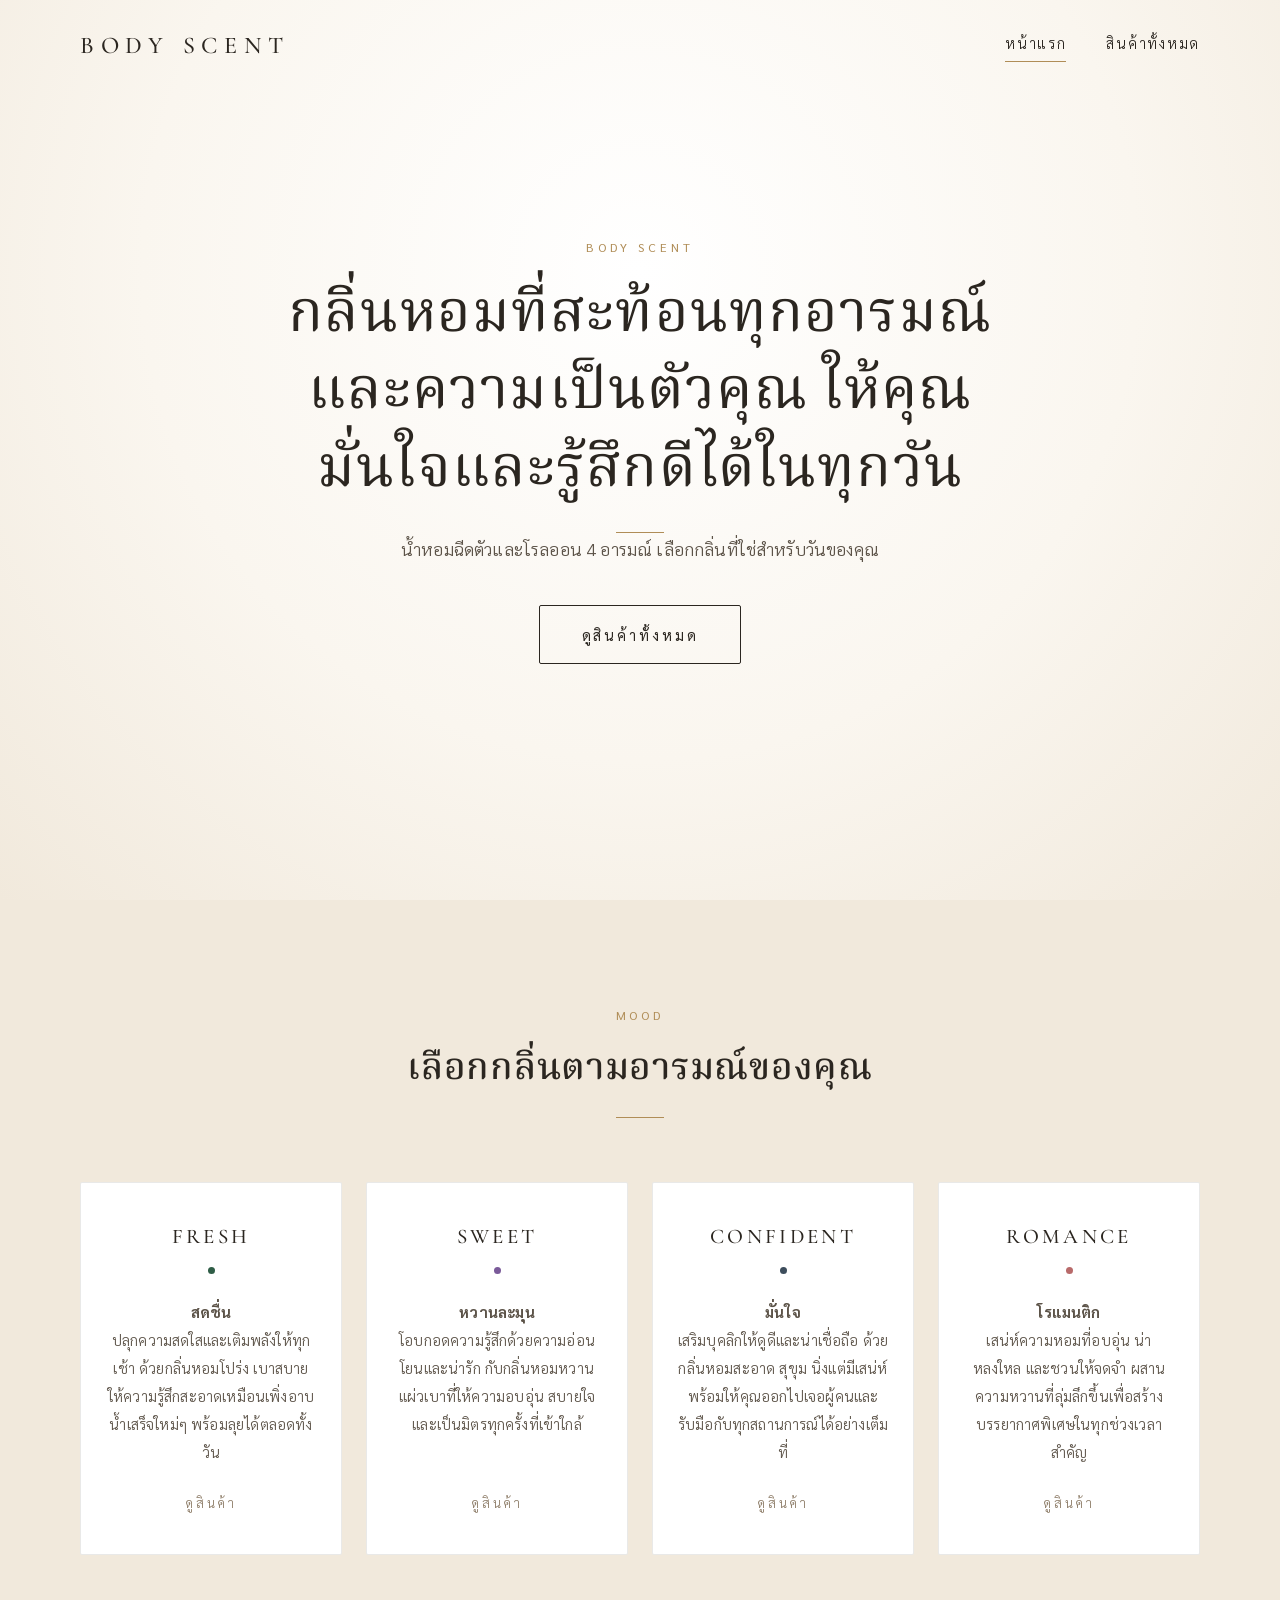
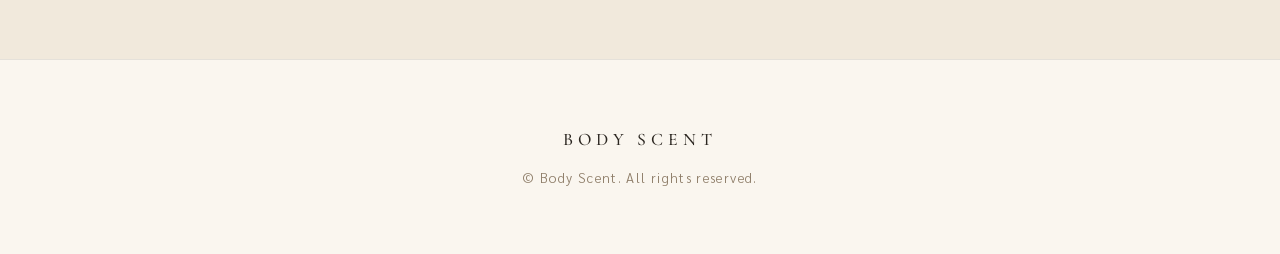
<file: index.html>
<!DOCTYPE html>
<html lang="th">
<head>
  <meta charset="UTF-8">
  <meta name="viewport" content="width=device-width, initial-scale=1">
  <title>Body Scent – น้ำหอมฉีดตัวและโรลออน กลิ่นหอมที่สะท้อนทุกอารมณ์</title>
  <meta name="description" content="Body Scent กลิ่นหอมที่สะท้อนทุกอารมณ์และความเป็นตัวคุณ ให้คุณมั่นใจและรู้สึกดีได้ในทุกวัน">
  <link rel="stylesheet" href="style.css">
</head>
<body>

  <header class="site-header">
    <div class="container">
      <a href="index.html" class="logo">Body Scent</a>
      <nav class="nav">
        <a href="index.html" class="active">หน้าแรก</a>
        <a href="product.html">สินค้าทั้งหมด</a>
      </nav>
    </div>
  </header>

  <main>
    <!-- Hero เต็มจอ -->
    <section class="hero">
      <div class="hero-inner">
        <span class="eyebrow">Body Scent</span>
        <h1>กลิ่นหอมที่สะท้อนทุกอารมณ์และความเป็นตัวคุณ ให้คุณมั่นใจและรู้สึกดีได้ในทุกวัน</h1>
        <div class="divider"></div>
        <p class="mt-4">น้ำหอมฉีดตัวและโรลออน 4 อารมณ์ เลือกกลิ่นที่ใช่สำหรับวันของคุณ</p>
        <a href="product.html" class="btn">ดูสินค้าทั้งหมด</a>
      </div>
    </section>

    <!-- 4 Mood -->
    <section class="section section-alt" id="moods">
      <div class="container">
        <div class="section-title">
          <span class="eyebrow">Mood</span>
          <h2>เลือกกลิ่นตามอารมณ์ของคุณ</h2>
        </div>

        <div class="mood-grid">
          <a href="product.html?mood=fresh" class="mood-card" data-mood="fresh">
            <h3>Fresh</h3>
            <p><strong>สดชื่น</strong><br>ปลุกความสดใสและเติมพลังให้ทุกเช้า ด้วยกลิ่นหอมโปร่ง เบาสบาย ให้ความรู้สึกสะอาดเหมือนเพิ่งอาบน้ำเสร็จใหม่ๆ พร้อมลุยได้ตลอดทั้งวัน</p>
            <span class="link">ดูสินค้า</span>
          </a>

          <a href="product.html?mood=sweet" class="mood-card" data-mood="sweet">
            <h3>Sweet</h3>
            <p><strong>หวานละมุน</strong><br>โอบกอดความรู้สึกด้วยความอ่อนโยนและน่ารัก กับกลิ่นหอมหวานแผ่วเบาที่ให้ความอบอุ่น สบายใจ และเป็นมิตรทุกครั้งที่เข้าใกล้</p>
            <span class="link">ดูสินค้า</span>
          </a>

          <a href="product.html?mood=confident" class="mood-card" data-mood="confident">
            <h3>Confident</h3>
            <p><strong>มั่นใจ</strong><br>เสริมบุคลิกให้ดูดีและน่าเชื่อถือ ด้วยกลิ่นหอมสะอาด สุขุม นิ่งแต่มีเสน่ห์ พร้อมให้คุณออกไปเจอผู้คนและรับมือกับทุกสถานการณ์ได้อย่างเต็มที่</p>
            <span class="link">ดูสินค้า</span>
          </a>

          <a href="product.html?mood=romance" class="mood-card" data-mood="romance">
            <h3>Romance</h3>
            <p><strong>โรแมนติก</strong><br>เสน่ห์ความหอมที่อบอุ่น น่าหลงใหล และชวนให้จดจำ ผสานความหวานที่ลุ่มลึกขึ้นเพื่อสร้างบรรยากาศพิเศษในทุกช่วงเวลาสำคัญ</p>
            <span class="link">ดูสินค้า</span>
          </a>
        </div>
      </div>
    </section>
  </main>

  <footer class="site-footer">
    <div class="container">
      <span class="logo">Body Scent</span>
      <span>&copy; Body Scent. All rights reserved.</span>
    </div>
  </footer>

  <script src="script.js"></script>
</body>
</html>
</file>
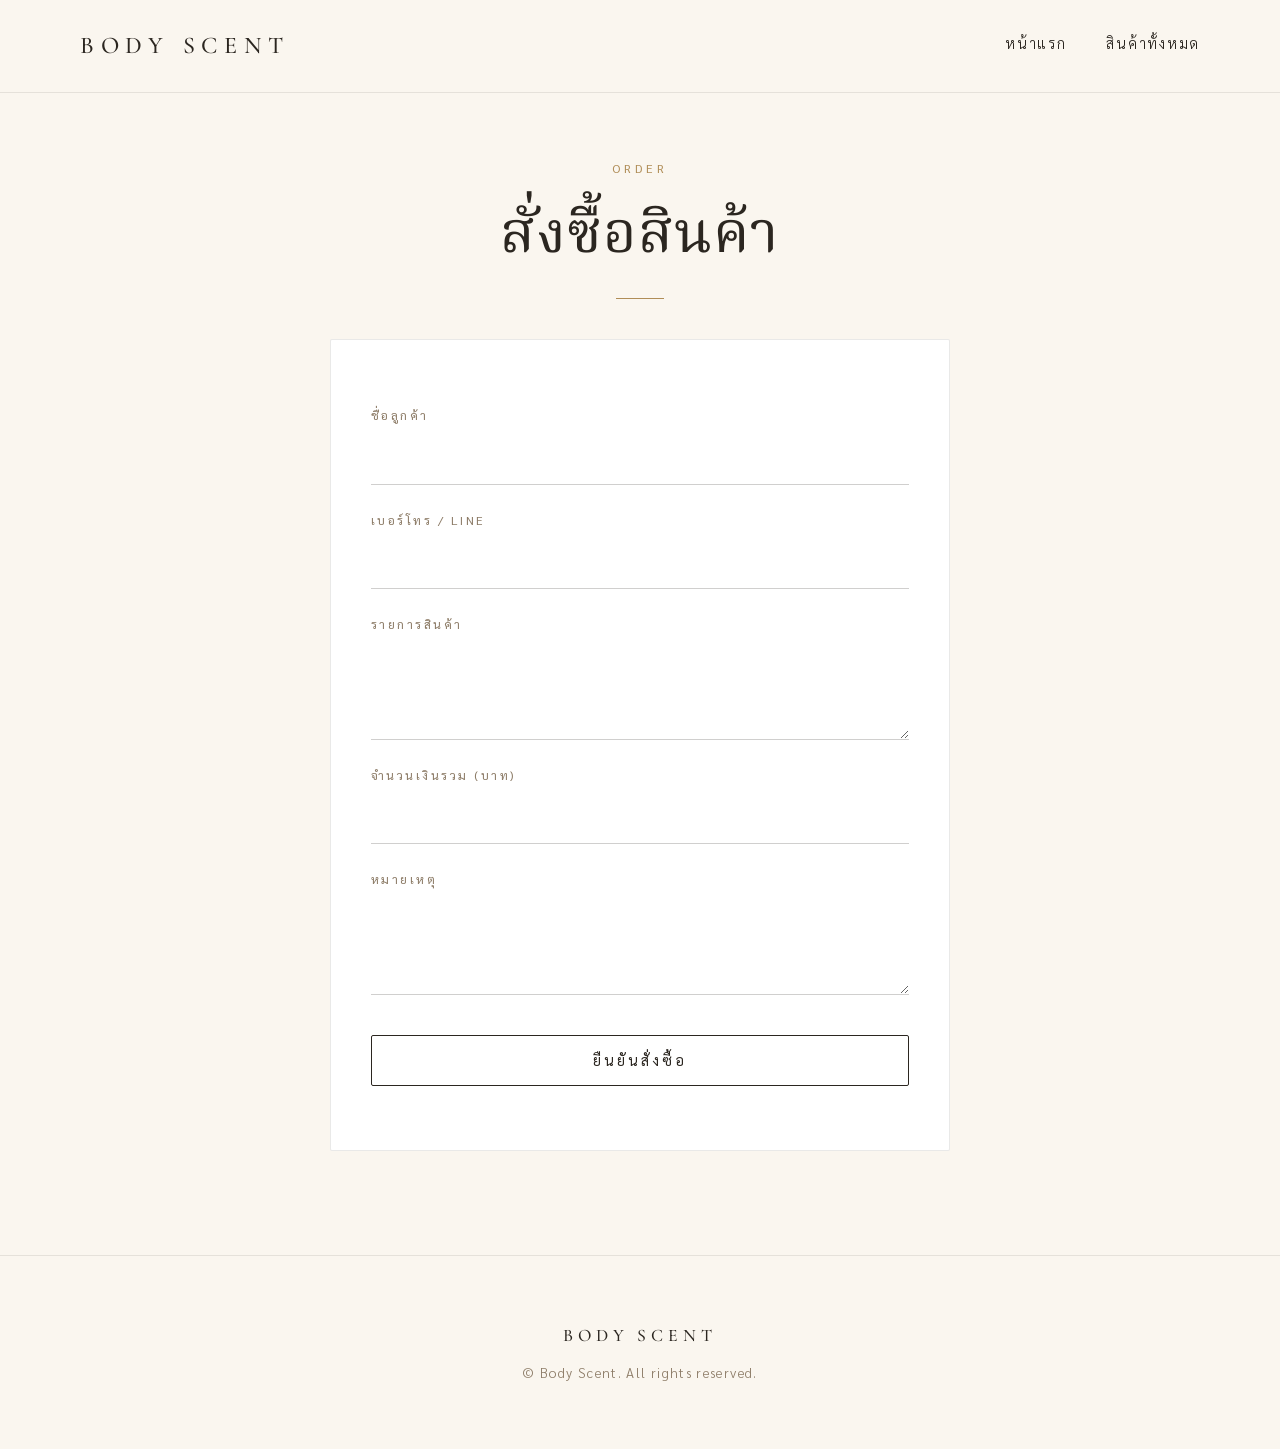
<file: order.html>
<!DOCTYPE html>
<html lang="th">
<head>
  <meta charset="UTF-8">
  <meta name="viewport" content="width=device-width, initial-scale=1">
  <title>สั่งซื้อสินค้า – Body Scent</title>
  <link rel="stylesheet" href="style.css">
</head>
<body>

  <header class="site-header solid">
    <div class="container">
      <a href="index.html" class="logo">Body Scent</a>
      <nav class="nav">
        <a href="index.html">หน้าแรก</a>
        <a href="product.html">สินค้าทั้งหมด</a>
      </nav>
    </div>
  </header>

  <main>
    <section class="page-head">
      <div class="container">
        <span class="eyebrow">Order</span>
        <h1>สั่งซื้อสินค้า</h1>
        <div class="divider"></div>
      </div>
    </section>

    <div class="form-wrap">
      <form id="orderForm">
        <div class="form-group">
          <label for="customerName">ชื่อลูกค้า</label>
          <input type="text" id="customerName" name="customerName" autocomplete="name" required>
        </div>

        <div class="form-group">
          <label for="contact">เบอร์โทร / Line</label>
          <input type="text" id="contact" name="contact" autocomplete="tel" required>
        </div>

        <div class="form-group">
          <label for="items">รายการสินค้า</label>
          <textarea id="items" name="items" rows="2" required></textarea>
        </div>

        <div class="form-group">
          <label for="total">จำนวนเงินรวม (บาท)</label>
          <input type="number" id="total" name="total" min="0" inputmode="numeric" required>
        </div>

        <div class="form-group">
          <label for="note">หมายเหตุ</label>
          <textarea id="note" name="note" rows="3"></textarea>
        </div>

        <button type="submit" class="btn btn-block">ยืนยันสั่งซื้อ</button>
      </form>
    </div>
  </main>

  <footer class="site-footer">
    <div class="container">
      <span class="logo">Body Scent</span>
      <span>&copy; Body Scent. All rights reserved.</span>
    </div>
  </footer>

  <script src="script.js"></script>
</body>
</html>
</file>
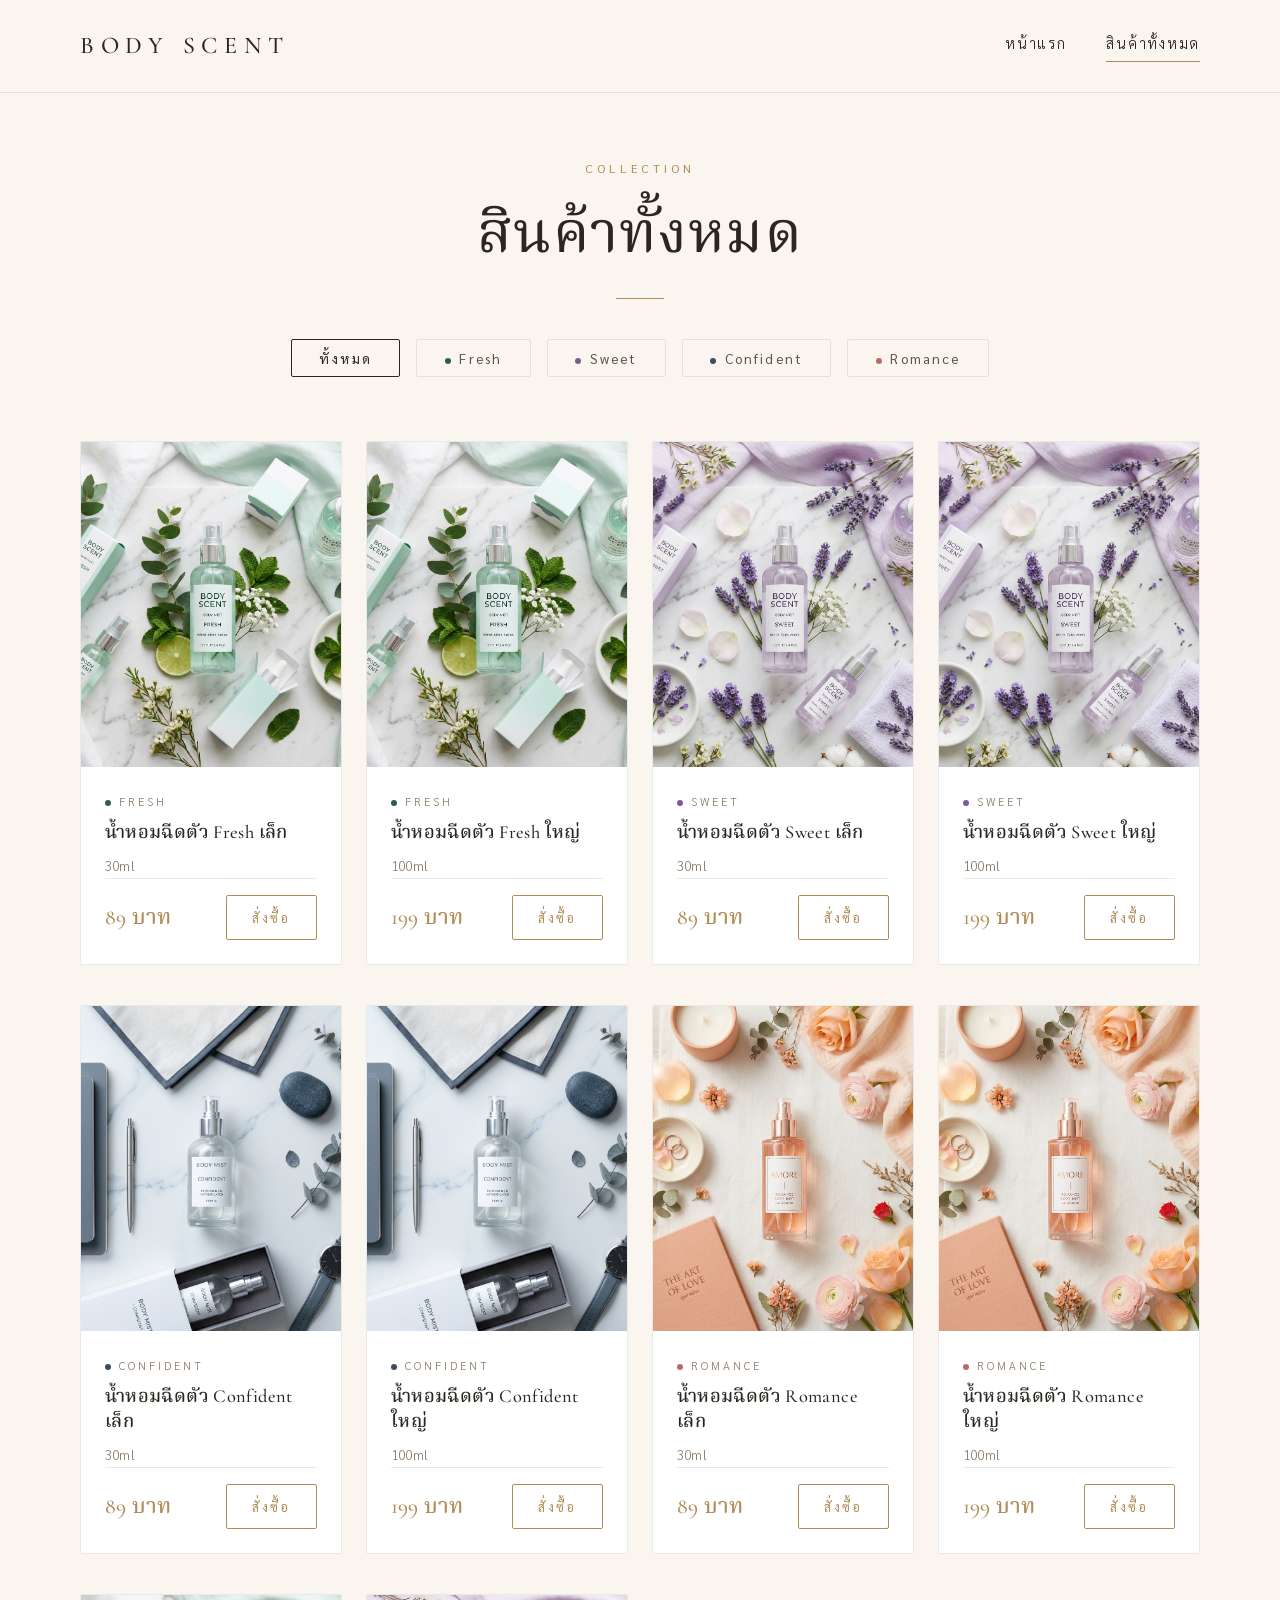
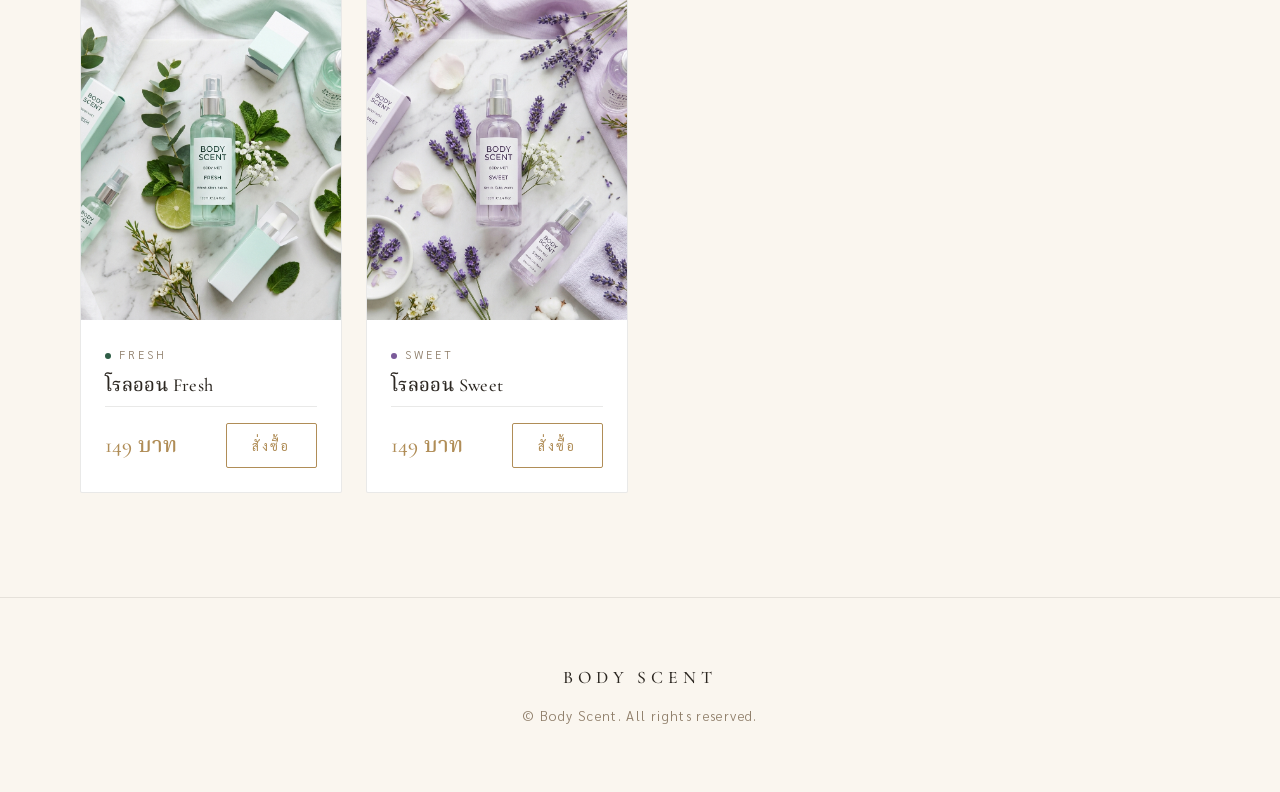
<file: product.html>
<!DOCTYPE html>
<html lang="th">
<head>
  <meta charset="UTF-8">
  <meta name="viewport" content="width=device-width, initial-scale=1">
  <title>สินค้าทั้งหมด – Body Scent</title>
  <meta name="description" content="น้ำหอมฉีดตัวและโรลออน Body Scent เลือกกลิ่นตามอารมณ์ Fresh, Sweet, Confident และ Romance">
  <link rel="stylesheet" href="style.css">
</head>
<body>

  <header class="site-header solid">
    <div class="container">
      <a href="index.html" class="logo">Body Scent</a>
      <nav class="nav">
        <a href="index.html">หน้าแรก</a>
        <a href="product.html" class="active">สินค้าทั้งหมด</a>
      </nav>
    </div>
  </header>

  <main>
    <section class="page-head">
      <div class="container">
        <span class="eyebrow">Collection</span>
        <h1>สินค้าทั้งหมด</h1>
        <div class="divider"></div>
      </div>
    </section>

    <div class="container">
      <div id="filter-bar"></div>
      <div id="product-list"></div>
    </div>
  </main>

  <footer class="site-footer">
    <div class="container">
      <span class="logo">Body Scent</span>
      <span>&copy; Body Scent. All rights reserved.</span>
    </div>
  </footer>

  <script src="script.js"></script>
</body>
</html>
</file>
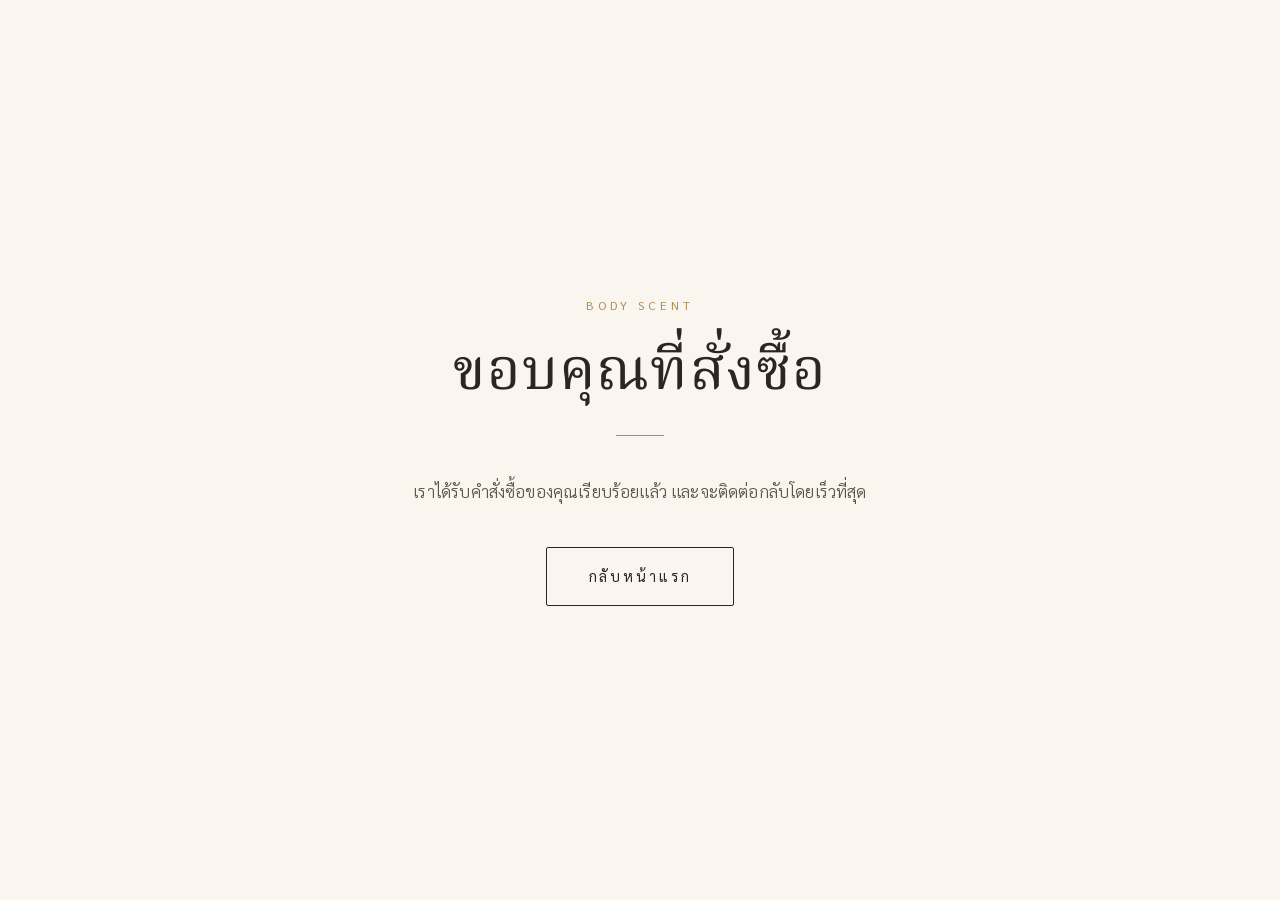
<file: thankyou.html>
<!DOCTYPE html>
<html lang="th">
<head>
  <meta charset="UTF-8">
  <meta name="viewport" content="width=device-width, initial-scale=1">
  <title>ขอบคุณที่สั่งซื้อ – Body Scent</title>
  <link rel="stylesheet" href="style.css">
</head>
<body>

  <main class="center-page">
    <div class="inner">
      <span class="eyebrow">Body Scent</span>
      <h1>ขอบคุณที่สั่งซื้อ</h1>
      <div class="divider"></div>
      <p class="mt-4">เราได้รับคำสั่งซื้อของคุณเรียบร้อยแล้ว และจะติดต่อกลับโดยเร็วที่สุด</p>
      <a href="index.html" class="btn">กลับหน้าแรก</a>
    </div>
  </main>

  <script src="script.js"></script>
</body>
</html>
</file>
<file: style.css>
/* ==========================================================
   Body Scent — style.css
   Premium · Elegant · Minimal
   ใช้ร่วมกันทุกหน้า (index, product, order, thankyou, admin)
   ========================================================== */

@import url("https://fonts.googleapis.com/css2?family=Cormorant+Garamond:wght@400;500;600&family=Noto+Serif+Thai:wght@300;400;500;600&family=Sarabun:wght@300;400;500&display=swap");

/* ---------- Design tokens ---------- */
:root {
  /* พื้นหลัง / ข้อความ */
  --white: #ffffff;
  --cream: #faf6ef;
  --cream-deep: #f1e9dc;
  --beige: #d9cbb5;
  --beige-dark: #8c7b66;
  --ink: #2b2620;
  --ink-soft: #5c5348;

  /* สีเน้น ทอง/บรอนซ์อ่อน */
  --accent: #b08d57;
  --accent-soft: #c9ab7c;

  /* เส้นขอบบางๆ สีเข้มนุ่มตา */
  --line: rgba(43, 38, 32, 0.22);
  --line-soft: rgba(43, 38, 32, 0.1);

  /* สี mood (ใช้แตะเบาๆ เท่านั้น) */
  --mood-fresh: #2f5d46;
  --mood-sweet: #7a5a99;
  --mood-confident: #3d4d5c;
  --mood-romance: #b86a6a;
  --mood: var(--accent);

  /* ฟอนต์ */
  --font-serif: "Cormorant Garamond", "Noto Serif Thai", Georgia, serif;
  --font-sans: "Sarabun", "Noto Serif Thai", "Helvetica Neue", Arial, sans-serif;

  /* spacing */
  --space-1: 0.5rem;
  --space-2: 1rem;
  --space-3: 1.5rem;
  --space-4: 2.5rem;
  --space-5: 4rem;
  --space-6: 6.5rem;

  --radius: 2px;
  --ease: 0.35s ease;
}

/* ---------- Reset / Base ---------- */
*,
*::before,
*::after {
  box-sizing: border-box;
}

html {
  scroll-behavior: smooth;
  -webkit-text-size-adjust: 100%;
}

body {
  margin: 0;
  background: var(--cream);
  color: var(--ink);
  font-family: var(--font-sans);
  font-weight: 300;
  font-size: 1.0625rem;
  line-height: 1.85;
  letter-spacing: 0.01em;
  -webkit-font-smoothing: antialiased;
}

img {
  display: block;
  max-width: 100%;
  height: auto;
}

a {
  color: inherit;
  text-decoration: none;
  transition: color var(--ease), border-color var(--ease), background var(--ease);
}

h1,
h2,
h3,
h4 {
  margin: 0 0 var(--space-2);
  font-family: var(--font-serif);
  font-weight: 500;
  line-height: 1.35;
  letter-spacing: 0.02em;
  color: var(--ink);
}

h1 { font-size: clamp(2rem, 5vw, 3.6rem); font-weight: 400; }
h2 { font-size: clamp(1.6rem, 3.2vw, 2.3rem); }
h3 { font-size: 1.3rem; }

p {
  margin: 0 0 var(--space-2);
  color: var(--ink-soft);
}

::selection {
  background: var(--accent-soft);
  color: var(--white);
}

/* ---------- Layout ---------- */
.container {
  width: min(1120px, 100% - 3rem);
  margin-inline: auto;
}

.section {
  padding-block: var(--space-6);
}

.section-alt {
  background: var(--cream-deep);
}

.section-title {
  text-align: center;
  margin-bottom: var(--space-5);
}

/* เส้นทองเล็กๆ ใต้หัวข้อ */
.section-title::after,
.divider {
  content: "";
  display: block;
  width: 48px;
  height: 1px;
  margin: var(--space-3) auto 0;
  background: var(--accent);
}

.eyebrow {
  display: block;
  margin-bottom: var(--space-2);
  font-family: var(--font-sans);
  font-size: 0.78rem;
  font-weight: 400;
  letter-spacing: 0.32em;
  text-transform: uppercase;
  color: var(--accent);
}

/* ---------- Header / Nav ---------- */
.site-header {
  position: absolute;
  top: 0;
  left: 0;
  right: 0;
  z-index: 10;
  padding-block: var(--space-3);
}

.site-header.solid {
  position: static;
  background: var(--cream);
  border-bottom: 1px solid var(--line-soft);
}

.site-header .container {
  display: flex;
  align-items: center;
  justify-content: space-between;
  gap: var(--space-3);
}

.logo {
  font-family: var(--font-serif);
  font-size: 1.5rem;
  font-weight: 500;
  letter-spacing: 0.28em;
  text-transform: uppercase;
}

.nav {
  display: flex;
  gap: var(--space-4);
  font-size: 0.9rem;
  letter-spacing: 0.12em;
}

.nav a {
  padding-bottom: 4px;
  border-bottom: 1px solid transparent;
}

.nav a:hover,
.nav a.active {
  border-bottom-color: var(--accent);
}

/* ---------- Buttons (เส้นบางสีเข้มนุ่มตา) ---------- */
.btn {
  display: inline-block;
  padding: 0.95rem 2.6rem;
  background: transparent;
  color: var(--ink);
  border: 1px solid var(--ink);
  border-radius: var(--radius);
  font-family: var(--font-sans);
  font-size: 0.9rem;
  font-weight: 400;
  letter-spacing: 0.2em;
  text-align: center;
  cursor: pointer;
  transition: background var(--ease), color var(--ease), border-color var(--ease);
}

.btn:hover,
.btn:focus-visible {
  background: var(--ink);
  color: var(--cream);
}

.btn-accent {
  border-color: var(--accent);
  color: var(--accent);
}

.btn-accent:hover,
.btn-accent:focus-visible {
  background: var(--accent);
  border-color: var(--accent);
  color: var(--white);
}

.btn-sm {
  padding: 0.6rem 1.6rem;
  font-size: 0.8rem;
}

.btn-block {
  display: block;
  width: 100%;
}

:focus-visible {
  outline: 1px solid var(--accent);
  outline-offset: 3px;
}

/* ---------- Hero (หน้าแรก เต็มจอ) ---------- */
.hero {
  position: relative;
  display: flex;
  align-items: center;
  justify-content: center;
  min-height: 100vh;
  min-height: 100svh;
  padding: var(--space-6) var(--space-3);
  text-align: center;
  background:
    radial-gradient(ellipse at 50% 30%, var(--white) 0%, var(--cream) 55%, var(--cream-deep) 100%);
}

.hero-inner {
  max-width: 760px;
}

.hero h1 {
  margin-bottom: var(--space-3);
}

.hero p {
  max-width: 560px;
  margin: 0 auto var(--space-4);
  font-size: 1.1rem;
}

/* ---------- Mood cards (หน้าแรก) ---------- */
.mood-grid {
  display: grid;
  grid-template-columns: repeat(4, 1fr);
  gap: var(--space-3);
}

.mood-card {
  display: flex;
  flex-direction: column;
  padding: var(--space-4) var(--space-3);
  background: var(--white);
  border: 1px solid var(--line-soft);
  border-radius: var(--radius);
  text-align: center;
  transition: border-color var(--ease), transform var(--ease);
}

.mood-card:hover {
  border-color: var(--line);
  transform: translateY(-4px);
}

/* จุดสี mood เล็กๆ ใต้หัวข้อ */
.mood-card h3 {
  margin-bottom: var(--space-3);
  letter-spacing: 0.16em;
  text-transform: uppercase;
}

.mood-card h3::after {
  content: "";
  display: block;
  width: 7px;
  height: 7px;
  margin: var(--space-2) auto 0;
  border-radius: 50%;
  background: var(--mood);
}

.mood-card p {
  flex: 1;
  margin-bottom: var(--space-3);
  font-size: 0.95rem;
}

.mood-card .link {
  font-size: 0.8rem;
  letter-spacing: 0.22em;
  color: var(--beige-dark);
}

.mood-card:hover .link {
  color: var(--accent);
}

/* ---------- Mood colors (แตะเบาๆ ผ่านตัวแปร --mood) ---------- */
[data-mood="fresh"],     .mood-fresh     { --mood: var(--mood-fresh); }
[data-mood="sweet"],     .mood-sweet     { --mood: var(--mood-sweet); }
[data-mood="confident"], .mood-confident { --mood: var(--mood-confident); }
[data-mood="romance"],   .mood-romance   { --mood: var(--mood-romance); }

/* จุดสี mood เล็กๆ ใช้ได้ทุกที่ เช่น ไอคอน/ป้ายกำกับ */
.mood-dot {
  display: inline-block;
  width: 8px;
  height: 8px;
  margin-right: 0.5rem;
  border-radius: 50%;
  background: var(--mood);
  vertical-align: middle;
}

/* ---------- Page heading (product / order / admin) ---------- */
.page-head {
  padding: var(--space-5) 0 var(--space-4);
  text-align: center;
}

/* ---------- Filter bar (product.html) ---------- */
#filter-bar {
  display: flex;
  flex-wrap: wrap;
  justify-content: center;
  gap: var(--space-2);
  margin-bottom: var(--space-5);
}

#filter-bar button,
.filter-btn {
  padding: 0.55rem 1.7rem;
  background: transparent;
  color: var(--ink-soft);
  border: 1px solid var(--line-soft);
  border-radius: var(--radius);
  font-family: var(--font-sans);
  font-size: 0.85rem;
  font-weight: 400;
  letter-spacing: 0.16em;
  cursor: pointer;
  transition: all var(--ease);
}

#filter-bar button:hover,
.filter-btn:hover {
  border-color: var(--line);
  color: var(--ink);
}

#filter-bar button.active,
.filter-btn.active {
  border-color: var(--ink);
  color: var(--ink);
}

/* จุดสี mood ในปุ่มฟิลเตอร์ */
#filter-bar button[data-mood]::before {
  content: "";
  display: inline-block;
  width: 6px;
  height: 6px;
  margin-right: 0.55rem;
  border-radius: 50%;
  background: var(--mood);
  vertical-align: middle;
}

/* ---------- Product list (product.html) ---------- */
#product-list {
  display: grid;
  grid-template-columns: repeat(auto-fill, minmax(250px, 1fr));
  gap: var(--space-4) var(--space-3);
  padding-bottom: var(--space-6);
}

.product-card {
  display: flex;
  flex-direction: column;
  background: var(--white);
  border: 1px solid var(--line-soft);
  border-radius: var(--radius);
  overflow: hidden;
  transition: border-color var(--ease), transform var(--ease);
}

.product-card:hover {
  border-color: var(--line);
  transform: translateY(-4px);
}

.product-card .product-img {
  aspect-ratio: 4 / 5;
  background: var(--cream-deep);
  overflow: hidden;
}

.product-card .product-img img {
  width: 100%;
  height: 100%;
  object-fit: cover;
  transition: transform 0.8s ease;
}

.product-card:hover .product-img img {
  transform: scale(1.03);
}

.product-body {
  display: flex;
  flex-direction: column;
  flex: 1;
  padding: var(--space-3);
}

.product-mood {
  margin-bottom: var(--space-1);
  font-size: 0.72rem;
  letter-spacing: 0.26em;
  text-transform: uppercase;
  color: var(--beige-dark);
}

.product-mood::before {
  content: "";
  display: inline-block;
  width: 6px;
  height: 6px;
  margin-right: 0.5rem;
  border-radius: 50%;
  background: var(--mood);
  vertical-align: middle;
}

.product-body h3 {
  margin-bottom: var(--space-1);
  font-size: 1.15rem;
}

.product-size {
  font-size: 0.85rem;
  color: var(--beige-dark);
}

.product-desc {
  flex: 1;
  margin: var(--space-1) 0 var(--space-2);
  font-size: 0.92rem;
  line-height: 1.75;
}

.product-foot {
  display: flex;
  align-items: center;
  justify-content: space-between;
  gap: var(--space-2);
  padding-top: var(--space-2);
  border-top: 1px solid var(--line-soft);
}

.price {
  font-family: var(--font-serif);
  font-size: 1.35rem;
  font-weight: 500;
  color: var(--accent);
}

/* ---------- Order form (order.html) ---------- */
.form-wrap {
  width: min(620px, 100% - 3rem);
  margin: 0 auto var(--space-6);
  padding: var(--space-5) var(--space-4);
  background: var(--white);
  border: 1px solid var(--line-soft);
  border-radius: var(--radius);
}

#orderForm {
  display: flex;
  flex-direction: column;
  gap: var(--space-3);
}

.form-group {
  display: flex;
  flex-direction: column;
  gap: var(--space-1);
}

#orderForm label {
  font-size: 0.78rem;
  font-weight: 400;
  letter-spacing: 0.2em;
  text-transform: uppercase;
  color: var(--beige-dark);
}

#orderForm input,
#orderForm textarea,
#orderForm select {
  width: 100%;
  padding: 0.85rem 0;
  background: transparent;
  color: var(--ink);
  border: 0;
  border-bottom: 1px solid var(--line);
  border-radius: 0;
  font-family: var(--font-sans);
  font-size: 1rem;
  font-weight: 300;
  transition: border-color var(--ease);
}

#orderForm textarea {
  min-height: 96px;
  resize: vertical;
}

#orderForm input:focus,
#orderForm textarea:focus,
#orderForm select:focus {
  outline: none;
  border-bottom-color: var(--accent);
}

#orderForm input[readonly] {
  color: var(--ink-soft);
}

#orderForm button[type="submit"] {
  margin-top: var(--space-2);
}

/* ---------- Thank you page ---------- */
.center-page {
  display: flex;
  align-items: center;
  justify-content: center;
  min-height: 100vh;
  min-height: 100svh;
  padding: var(--space-5) var(--space-3);
  text-align: center;
}

.center-page .inner {
  max-width: 520px;
}

.center-page p {
  margin-bottom: var(--space-4);
}

/* ---------- Admin table (admin.html) ---------- */
.table-wrap {
  overflow-x: auto;
  margin-bottom: var(--space-6);
  background: var(--white);
  border: 1px solid var(--line-soft);
  border-radius: var(--radius);
  -webkit-overflow-scrolling: touch;
}

#ordersTable {
  width: 100%;
  min-width: 760px;
  border-collapse: collapse;
  font-size: 0.95rem;
}

#ordersTable th,
#ordersTable td {
  padding: 1rem 1.1rem;
  text-align: left;
  vertical-align: top;
  border-bottom: 1px solid var(--line-soft);
}

#ordersTable th {
  background: var(--cream-deep);
  font-size: 0.74rem;
  font-weight: 500;
  letter-spacing: 0.18em;
  text-transform: uppercase;
  color: var(--beige-dark);
  white-space: nowrap;
}

#ordersTable tbody tr:hover {
  background: var(--cream);
}

#ordersTable tbody tr:last-child td {
  border-bottom: 0;
}

/* ---------- Footer ---------- */
.site-footer {
  padding: var(--space-5) 0;
  text-align: center;
  border-top: 1px solid var(--line-soft);
  font-size: 0.85rem;
  letter-spacing: 0.1em;
  color: var(--beige-dark);
}

.site-footer .logo {
  display: block;
  margin-bottom: var(--space-1);
  font-size: 1.1rem;
  color: var(--ink);
}

/* ---------- Utilities ---------- */
.text-center { text-align: center; }
.mt-4 { margin-top: var(--space-4); }
.hidden { display: none !important; }

.empty-state {
  grid-column: 1 / -1;
  padding: var(--space-5) 0;
  text-align: center;
  color: var(--beige-dark);
}

/* ==========================================================
   Responsive
   ========================================================== */
@media (max-width: 980px) {
  .mood-grid {
    grid-template-columns: repeat(2, 1fr);
  }
}

@media (max-width: 640px) {
  body {
    font-size: 1rem;
  }

  :root {
    --space-5: 3rem;
    --space-6: 4.5rem;
  }

  .container {
    width: calc(100% - 2rem);
  }

  .site-header .container {
    flex-direction: column;
    gap: var(--space-2);
  }

  .nav {
    gap: var(--space-3);
    font-size: 0.82rem;
  }

  .mood-grid {
    grid-template-columns: 1fr;
  }

  .hero {
    padding-top: 7rem;
  }

  .btn {
    padding: 0.9rem 2rem;
  }

  #product-list {
    grid-template-columns: 1fr;
  }

  #filter-bar button,
  .filter-btn {
    padding: 0.5rem 1.2rem;
  }

  .form-wrap {
    width: calc(100% - 2rem);
    padding: var(--space-4) var(--space-3);
  }
}

@media (prefers-reduced-motion: reduce) {
  *,
  *::before,
  *::after {
    transition: none !important;
    scroll-behavior: auto !important;
  }
}
</file>
